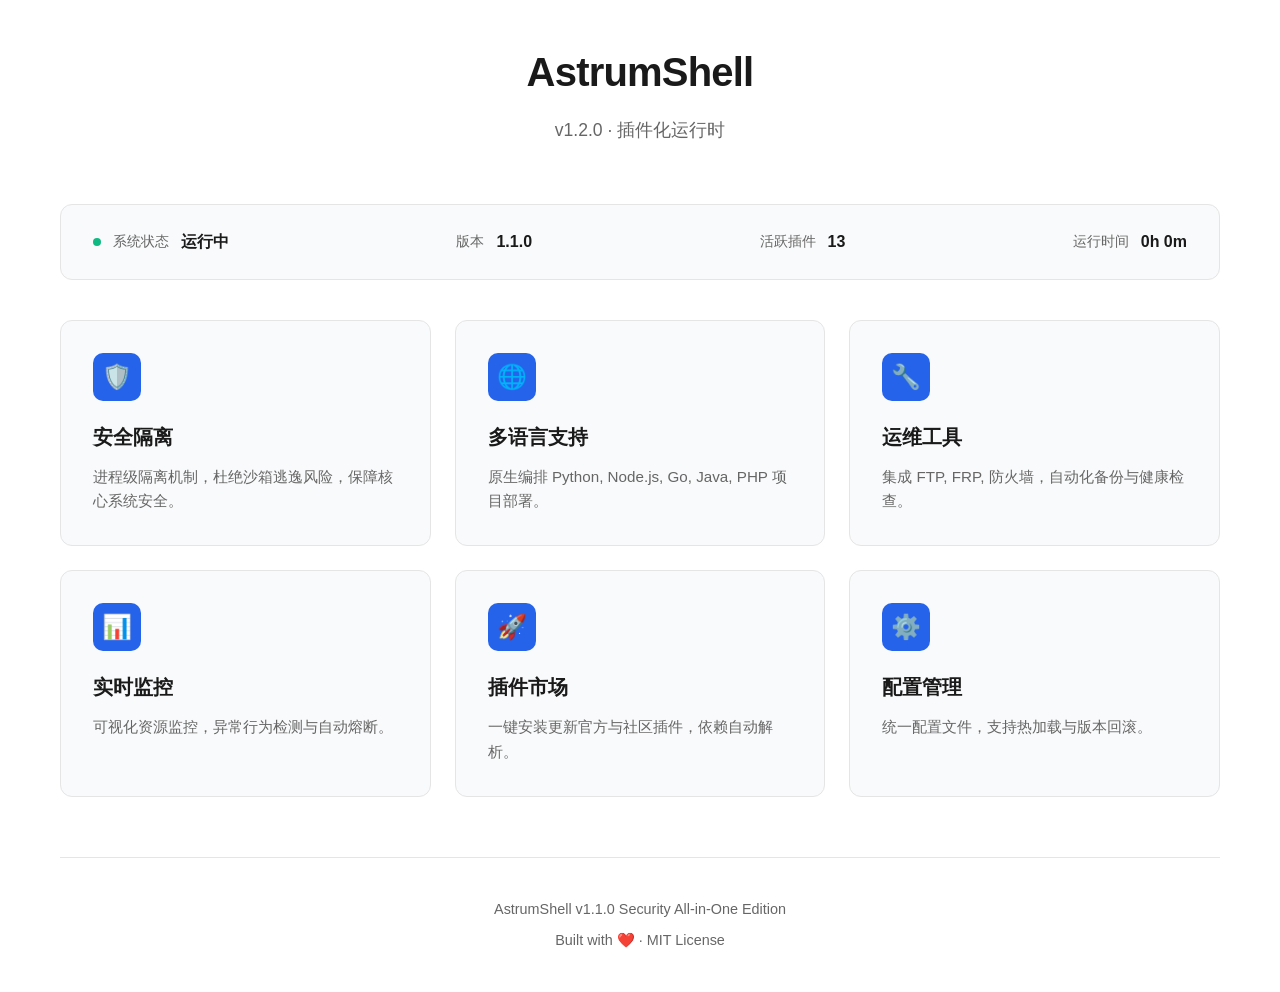
<file: oss/webui/index.html>
<!DOCTYPE html>
<html lang="zh-CN">
<head>
    <meta charset="UTF-8">
    <meta name="viewport" content="width=device-width, initial-scale=1.0">
    <title>AstrumShell v1.1.0 | 控制台</title>
    <style>
        :root {
            --bg: #ffffff;
            --text: #1a1a1a;
            --text-secondary: #666666;
            --border: #e5e5e5;
            --accent: #2563eb;
            --card-bg: #f9fafb;
        }

        * { margin: 0; padding: 0; box-sizing: border-box; }
        
        body {
            font-family: -apple-system, BlinkMacSystemFont, "Segoe UI", Roboto, sans-serif;
            background: var(--bg);
            color: var(--text);
            line-height: 1.6;
        }

        .container {
            max-width: 1200px;
            margin: 0 auto;
            padding: 40px 20px;
        }

        header {
            margin-bottom: 60px;
            text-align: center;
        }

        h1 {
            font-size: 2.5rem;
            font-weight: 700;
            margin-bottom: 12px;
            letter-spacing: -0.02em;
        }

        .subtitle {
            color: var(--text-secondary);
            font-size: 1.1rem;
        }

        .grid {
            display: grid;
            grid-template-columns: repeat(auto-fit, minmax(300px, 1fr));
            gap: 24px;
            margin-bottom: 60px;
        }

        .card {
            background: var(--card-bg);
            border: 1px solid var(--border);
            border-radius: 12px;
            padding: 32px;
            transition: all 0.2s ease;
        }

        .card:hover {
            border-color: var(--accent);
            transform: translateY(-2px);
            box-shadow: 0 4px 12px rgba(0,0,0,0.05);
        }

        .card-icon {
            width: 48px;
            height: 48px;
            background: var(--accent);
            border-radius: 10px;
            display: flex;
            align-items: center;
            justify-content: center;
            margin-bottom: 20px;
            font-size: 24px;
            color: white;
        }

        .card h3 {
            font-size: 1.25rem;
            margin-bottom: 12px;
            font-weight: 600;
        }

        .card p {
            color: var(--text-secondary);
            font-size: 0.95rem;
        }

        .status-bar {
            background: var(--card-bg);
            border: 1px solid var(--border);
            border-radius: 12px;
            padding: 24px 32px;
            display: flex;
            justify-content: space-between;
            align-items: center;
            flex-wrap: wrap;
            gap: 20px;
        }

        .status-item {
            display: flex;
            align-items: center;
            gap: 12px;
        }

        .status-dot {
            width: 8px;
            height: 8px;
            background: #10b981;
            border-radius: 50%;
        }

        .status-label {
            font-size: 0.9rem;
            color: var(--text-secondary);
        }

        .status-value {
            font-weight: 600;
            font-size: 1rem;
        }

        footer {
            margin-top: 60px;
            text-align: center;
            color: var(--text-secondary);
            font-size: 0.9rem;
            padding-top: 40px;
            border-top: 1px solid var(--border);
        }

        @media (max-width: 768px) {
            .container { padding: 20px; }
            h1 { font-size: 2rem; }
            .grid { grid-template-columns: 1fr; }
            .status-bar { flex-direction: column; align-items: flex-start; }
        }
    </style>
</head>
<body>
    <div class="container">
        <header>
            <h1>AstrumShell</h1>
            <p class="subtitle">v1.2.0 · 插件化运行时</p>
        </header>

        <div class="status-bar">
            <div class="status-item">
                <div class="status-dot"></div>
                <span class="status-label">系统状态</span>
                <span class="status-value">运行中</span>
            </div>
            <div class="status-item">
                <span class="status-label">版本</span>
                <span class="status-value">1.1.0</span>
            </div>
            <div class="status-item">
                <span class="status-label">活跃插件</span>
                <span class="status-value">13</span>
            </div>
            <div class="status-item">
                <span class="status-label">运行时间</span>
                <span class="status-value" id="uptime">0h 0m</span>
            </div>
        </div>

        <div class="grid" style="margin-top: 40px;">
            <div class="card">
                <div class="card-icon">🛡️</div>
                <h3>安全隔离</h3>
                <p>进程级隔离机制，杜绝沙箱逃逸风险，保障核心系统安全。</p>
            </div>
            <div class="card">
                <div class="card-icon">🌐</div>
                <h3>多语言支持</h3>
                <p>原生编排 Python, Node.js, Go, Java, PHP 项目部署。</p>
            </div>
            <div class="card">
                <div class="card-icon">🔧</div>
                <h3>运维工具</h3>
                <p>集成 FTP, FRP, 防火墙，自动化备份与健康检查。</p>
            </div>
            <div class="card">
                <div class="card-icon">📊</div>
                <h3>实时监控</h3>
                <p>可视化资源监控，异常行为检测与自动熔断。</p>
            </div>
            <div class="card">
                <div class="card-icon">🚀</div>
                <h3>插件市场</h3>
                <p>一键安装更新官方与社区插件，依赖自动解析。</p>
            </div>
            <div class="card">
                <div class="card-icon">⚙️</div>
                <h3>配置管理</h3>
                <p>统一配置文件，支持热加载与版本回滚。</p>
            </div>
        </div>

        <footer>
            <p>AstrumShell v1.1.0 Security All-in-One Edition</p>
            <p style="margin-top: 8px;">Built with ❤️ · MIT License</p>
        </footer>
    </div>

    <script>
        let seconds = 0;
        setInterval(() => {
            seconds++;
            const h = Math.floor(seconds / 3600);
            const m = Math.floor((seconds % 3600) / 60);
            document.getElementById('uptime').textContent = h + 'h ' + m + 'm';
        }, 1000);
    </script>
</body>
</html>
</file>
